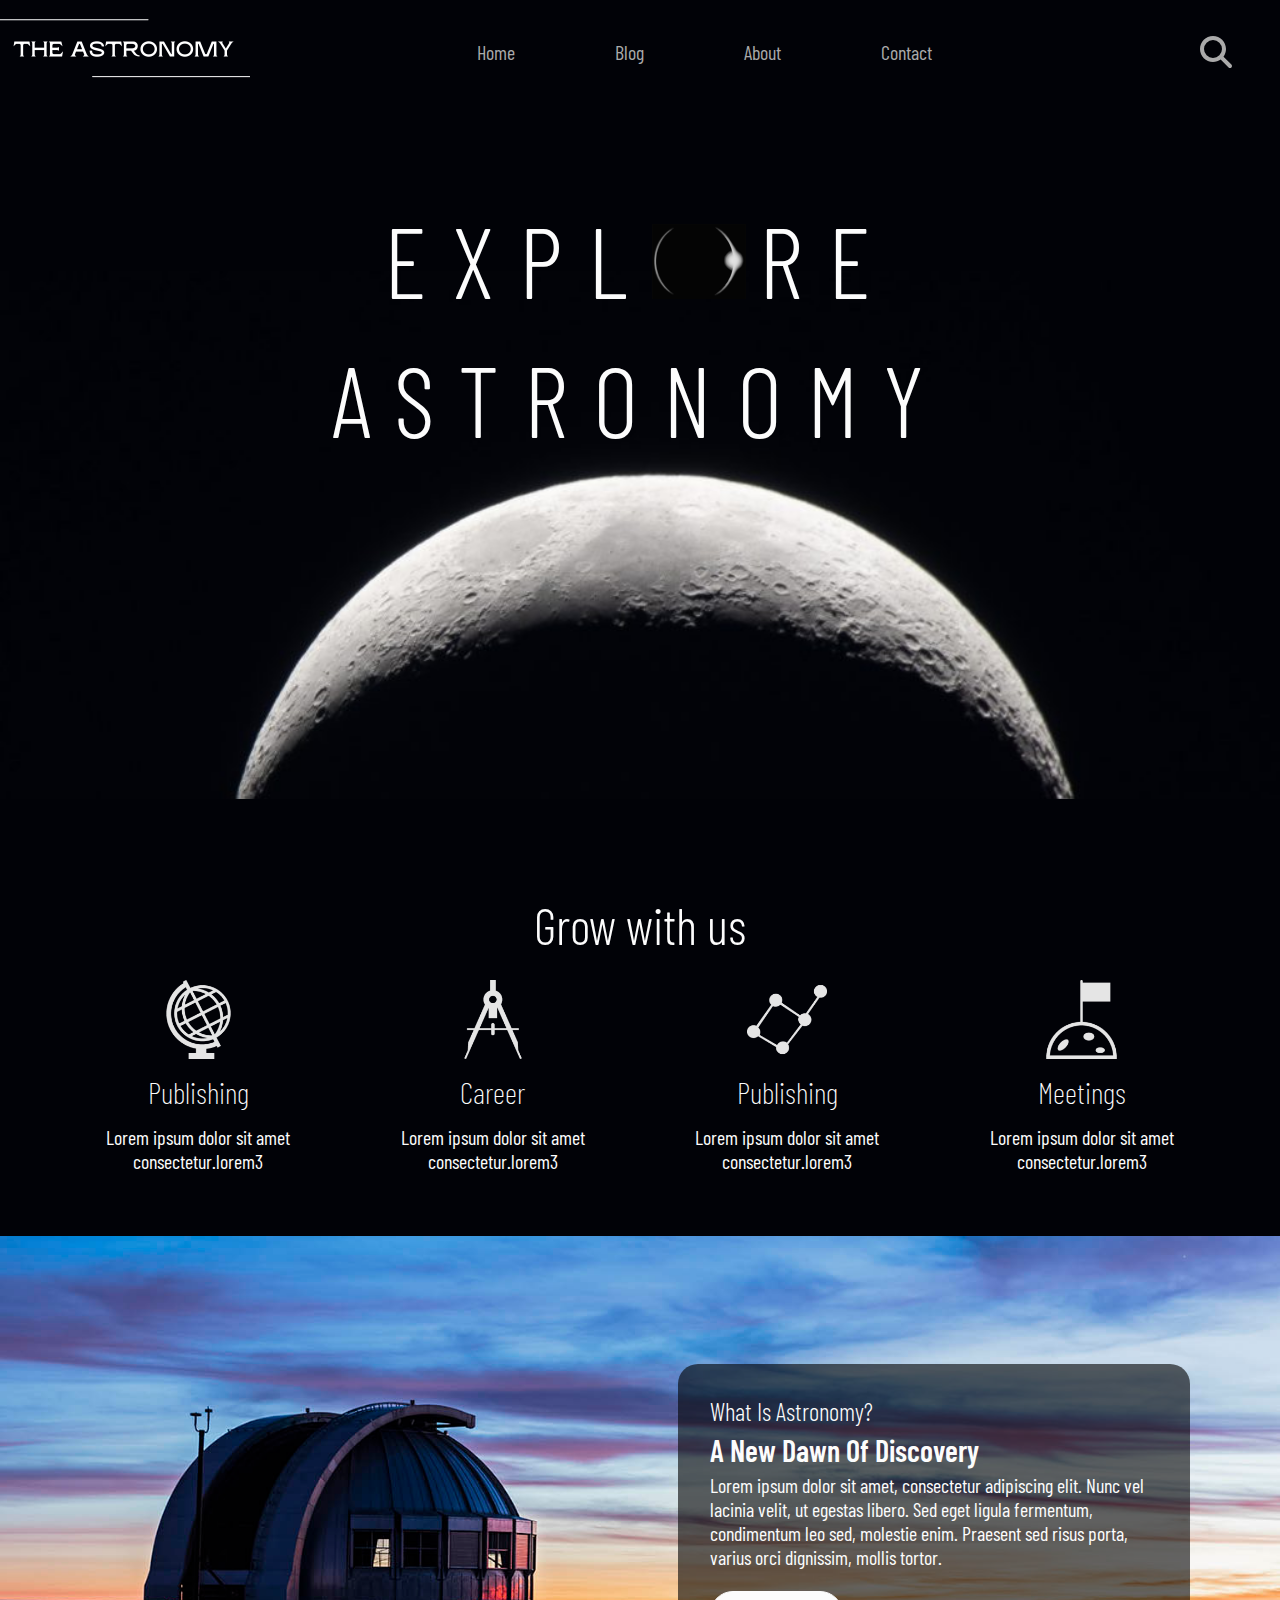
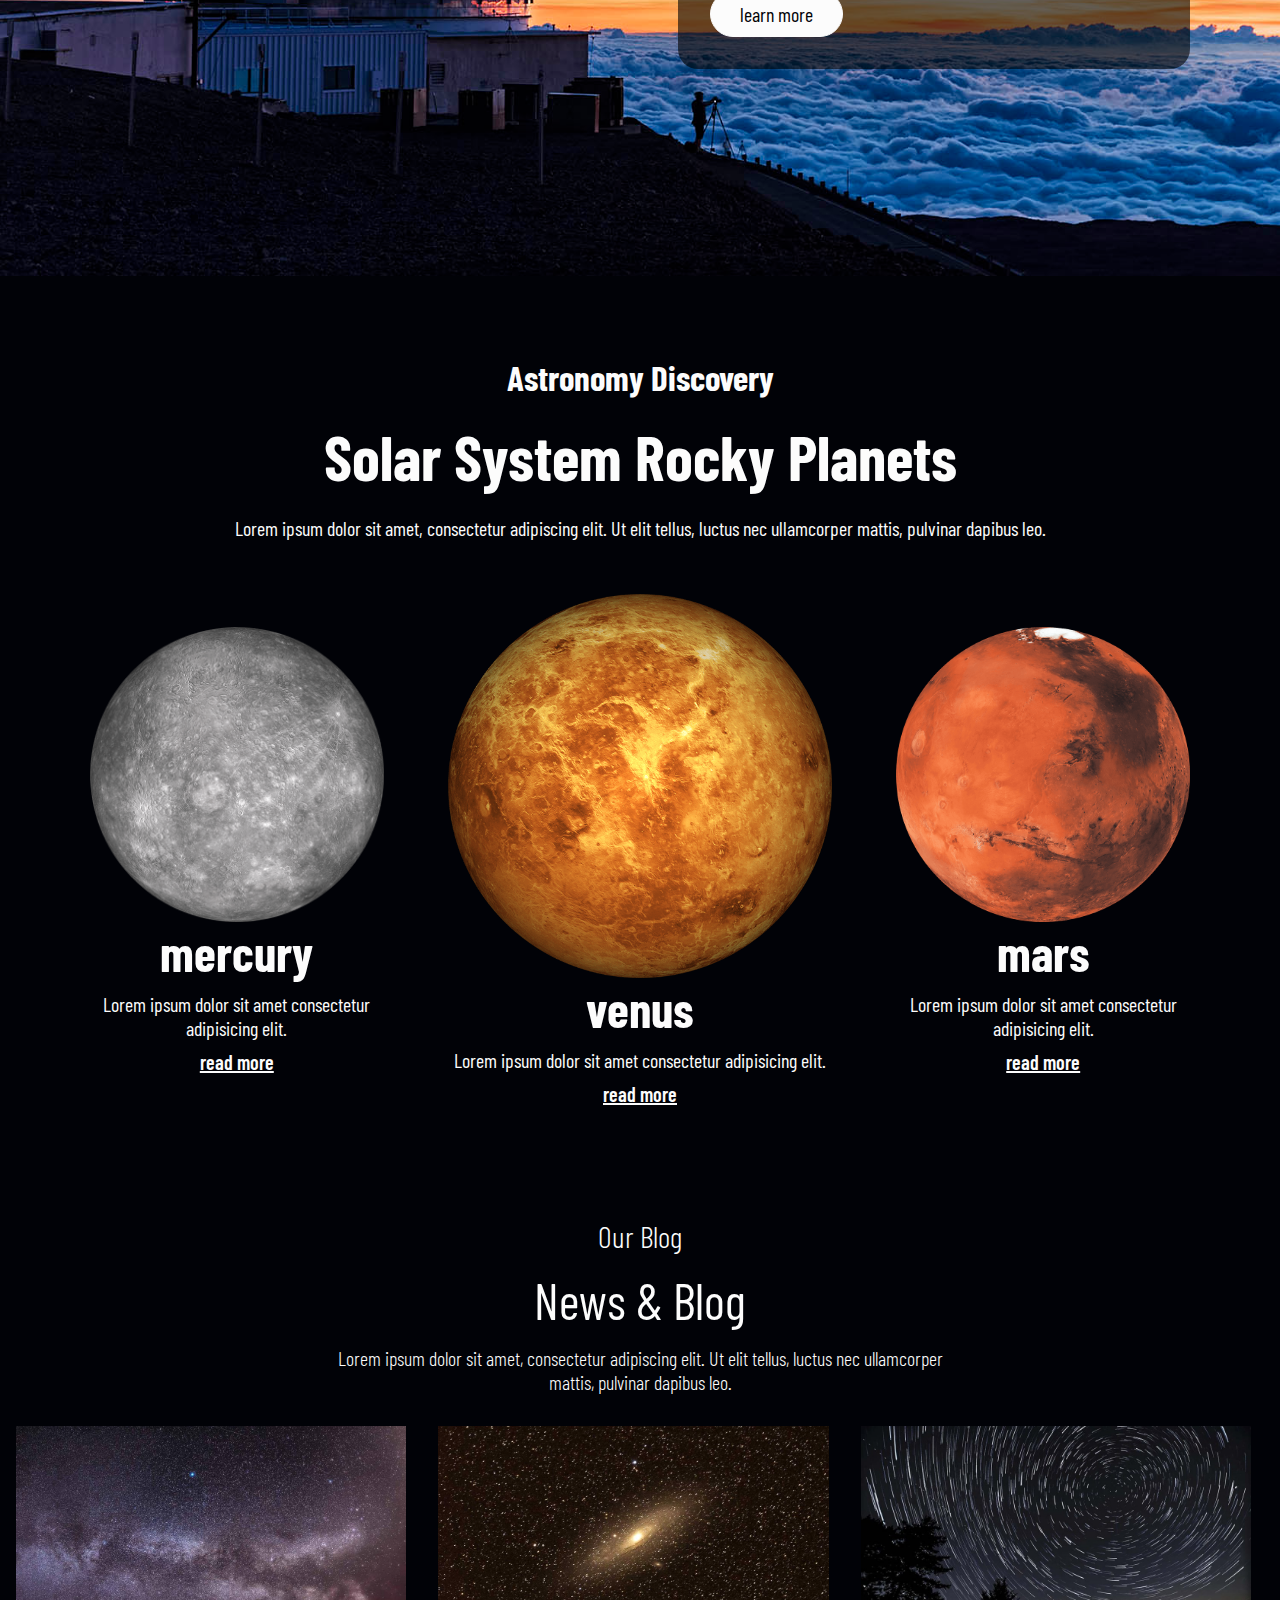
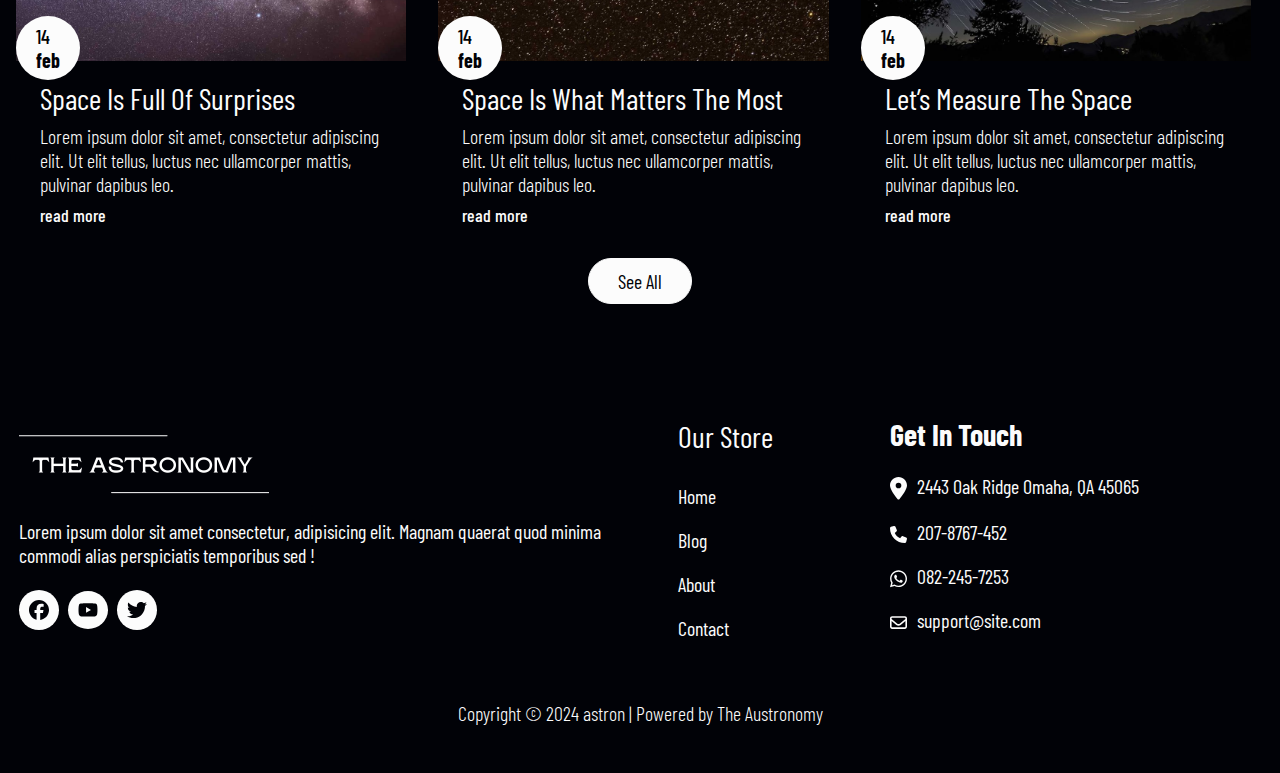
<file: index.html>
<!DOCTYPE html>
<html lang="en">
  <head>
    <meta charset="UTF-8" />
    <meta name="viewport" content="width=device-width, initial-scale=1.0" />
    <link
      rel="shortcut icon"
      href="./images/favicon.jpeg"
      type="image/x-icon"
    />

    <link rel="stylesheet" href="./style.css" />
    <link rel="stylesheet" href="./media.css" />
    <title>The AUSTRONOMY</title>
  </head>
  <body onload="document.body.style.opacity='1'">
    <!-- navbar -->

    <nav id="desktopNav">
      <div class="container">
        <div class="flex justify-center align-center">
          <div class="logo">
            <img src="./images/the austronomy.png" alt="" srcset="" />
          </div>
          <ul class="flex justify-center">
            <li><a href="./index.html">Home</a></li>
            <li><a href="./blog.html">Blog</a></li>
            <li><a href="./about.html">About</a></li>
            <li><a href="./contact.html">Contact</a></li>
          </ul>
          <div class="cart flex justify-center">
            <svg xmlns="http://www.w3.org/2000/svg" viewBox="0 0 512 512">
              <path
                d="M416 208c0 45.9-14.9 88.3-40 122.7L502.6 457.4c12.5 12.5 12.5 32.8 0 45.3s-32.8 12.5-45.3 0L330.7 376c-34.4 25.2-76.8 40-122.7 40C93.1 416 0 322.9 0 208S93.1 0 208 0S416 93.1 416 208zM208 352a144 144 0 1 0 0-288 144 144 0 1 0 0 288z"
              />
            </svg>
          </div>
        </div>
      </div>
    </nav>

    <!-- mobile version -->

    <nav id="mobileNav">
      <div class="container">
        <div class="flex justify-center align-center">
          <div class="mb-logo">
            <img src="./images/the austronomy.png" alt="" srcset="" />
          </div>
          <ul class="flex justify-center mb-menu">
            <li><a href="./index.html">Home</a></li>
            <li><a href="./blog.html">Blog</a></li>
            <li><a href="./about.html">About</a></li>
            <li><a href="./contact.html">Contact</a></li>
          </ul>
        </div>
      </div>
    </nav>

    <header>
      <div class="container">
        <div class="earth-banner">
          <div class="hero-content">
            <div class="img-text">
              EXPL<img src="./images/heading image.jpg" alt="" srcset="" />RE
            </div>
            <br />
            <h1 class="img-text">ASTRONOMY</h1>
          </div>
        </div>
      </div>
    </header>

    <!-- hero section -->

    <!-- Grow section -->

    <section class="container">
      <h1 class="grow-head">Grow with us</h1>
      <div class="grow-content flex justify-center align-center">
        <div class="c-1-4 flex justify-center align-center">
          <img src="./images/grow-content.png" alt="" srcset="" />
          <h5>Publishing</h5>
          <p>Lorem ipsum dolor sit amet consectetur.lorem3</p>
        </div>
        <div class="c-1-4 flex justify-center align-center">
          <img src="./images/grow-2.png" alt="" srcset="" />
          <h5>Career</h5>
          <p>Lorem ipsum dolor sit amet consectetur.lorem3</p>
        </div>
        <div class="c-1-4 flex justify-center align-center">
          <img src="./images/grow-3.png" alt="" srcset="" />
          <h5>Publishing</h5>
          <p>Lorem ipsum dolor sit amet consectetur.lorem3</p>
        </div>
        <div class="c-1-4 flex justify-center align-center">
          <img src="./images/grow-4.png" alt="" srcset="" />
          <h5>Meetings</h5>
          <p>Lorem ipsum dolor sit amet consectetur.lorem3</p>
        </div>
      </div>
    </section>

    <!-- Grow section -->
    <!-- feature secction 1 -->
    <section>
      <div class="container">
        <div class="fs-1-bg-img">
          <div class="fs-1-content">
            <h6>What Is Astronomy?</h6>
            <h4>A New Dawn Of Discovery</h4>
            <p>
              Lorem ipsum dolor sit amet, consectetur adipiscing elit. Nunc vel
              lacinia velit, ut egestas libero. Sed eget ligula fermentum,
              condimentum leo sed, molestie enim. Praesent sed risus porta,
              varius orci dignissim, mollis tortor.
            </p>
            <a href="./singlepa.html" class="btn">learn more</a>
          </div>
        </div>
      </div>
    </section>
    <!-- feature secction 1 -->

    <!-- feature secction 2 -->

    <section class="fs-2">
      <div class="container">
        <h5>Astronomy Discovery</h5>
        <h4>Solar System Rocky Planets</h4>
        <p>
          Lorem ipsum dolor sit amet, consectetur adipiscing elit. Ut elit
          tellus, luctus nec ullamcorper mattis, pulvinar dapibus leo.
        </p>
        <div class="fs-2-col-sec flex justify-center align-center">
          <div class="fs-2-col-1 flex justify-center align-center">
            <img src="./images/mercury-1.png" alt="" />
            <h4>mercury</h4>
            <p>Lorem ipsum dolor sit amet consectetur adipisicing elit.</p>
            <a href="">read more</a>
          </div>
          <div class="fs-2-col-3 flex justify-center align-center">
            <img src="./images/venus-2.png" alt="" />
            <h4>venus</h4>
            <p>Lorem ipsum dolor sit amet consectetur adipisicing elit.</p>
            <a href="">read more</a>
          </div>
          <div class="fs-2-col-1 flex justify-center align-center">
            <img src="./images/mars.png" alt="" />
            <h4>mars</h4>
            <p>Lorem ipsum dolor sit amet consectetur adipisicing elit.</p>
            <a href="">read more</a>
          </div>
        </div>
      </div>
    </section>

    <!-- feature secction 2 -->
    <!-- Blog -->
    <section class="blog-section">
      <div class="container">
        <div class="top-content">
          <h4>Our Blog</h4>
          <h3>News & Blog</h3>
          <p>
            Lorem ipsum dolor sit amet, consectetur adipiscing elit. Ut elit
            tellus, luctus nec ullamcorper mattis, pulvinar dapibus leo.
          </p>
        </div>
        <div class="blogs flex">
          <div class="blog-1-3">
            <div class="blog-img">
              <a href="./singlepa.html">
                <img src="./images/austronaut 7.jpg" alt="" srcset="" />
              </a>
              <div class="blog-date">
                <h5><span>14</span><br />feb</h5>
              </div>
            </div>
            <div class="blog-content">
              <h4>Space Is Full Of Surprises</h4>
              <p>
                Lorem ipsum dolor sit amet, consectetur adipiscing elit. Ut elit
                tellus, luctus nec ullamcorper mattis, pulvinar dapibus leo.
              </p>
              <a href="./singlepa.html">read more</a>
            </div>
          </div>
          <div class="blog-1-3">
            <div class="blog-img">
              <a href="./singlepa.html">
                <img src="./images/austronaut 8.jpg" alt="" srcset="" />
              </a>
              <div class="blog-date">
                <h5><span>14</span><br />feb</h5>
              </div>
            </div>
            <div class="blog-content">
              <h4>Space Is What Matters The Most</h4>
              <p>
                Lorem ipsum dolor sit amet, consectetur adipiscing elit. Ut elit
                tellus, luctus nec ullamcorper mattis, pulvinar dapibus leo.
              </p>
              <a href="./singlepa.html">read more</a>
            </div>
          </div>
          <div class="blog-1-3">
            <div class="blog-img">
              <a href="./singlepa.html">
                <img src="./images/austronaut 9.jpg" alt="" srcset="" />
              </a>
              <div class="blog-date">
                <h5><span>14</span><br />feb</h5>
              </div>
            </div>
            <div class="blog-content">
              <h4>Let’s Measure The Space</h4>
              <p>
                Lorem ipsum dolor sit amet, consectetur adipiscing elit. Ut elit
                tellus, luctus nec ullamcorper mattis, pulvinar dapibus leo.
              </p>
              <a href="./singlepa.html">read more</a>
            </div>
          </div>
        </div>
        <div class="flex justify-center align-center">
          <a href="./blog.html" class="btn">See All</a>
        </div>
      </div>
    </section>
    <!-- Blog -->

    <!--footer  -->
    <footer>
      <div class="container">
        <div class="footer-content flex">
          <div class="c-2-5">
            <img src="./images/the austronomy.png" alt="" srcset="" />
            <p>
              Lorem ipsum dolor sit amet consectetur, adipisicing elit. Magnam
              quaerat quod minima commodi alias perspiciatis temporibus sed !
            </p>
            <ul class="flex">
              <li>
                <a href="">
                  <svg xmlns="http://www.w3.org/2000/svg" viewBox="0 0 512 512">
                    <!--!Font Awesome Free 6.6.0 by @fontawesome - https://fontawesome.com License - https://fontawesome.com/license/free Copyright 2024 Fonticons, Inc.-->
                    <path
                      d="M512 256C512 114.6 397.4 0 256 0S0 114.6 0 256C0 376 82.7 476.8 194.2 504.5V334.2H141.4V256h52.8V222.3c0-87.1 39.4-127.5 125-127.5c16.2 0 44.2 3.2 55.7 6.4V172c-6-.6-16.5-1-29.6-1c-42 0-58.2 15.9-58.2 57.2V256h83.6l-14.4 78.2H287V510.1C413.8 494.8 512 386.9 512 256h0z"
                    />
                  </svg>
                </a>
              </li>
              <li>
                <a href="">
                  <svg xmlns="http://www.w3.org/2000/svg" viewBox="0 0 576 512">
                    <!--!Font Awesome Free 6.6.0 by @fontawesome - https://fontawesome.com License - https://fontawesome.com/license/free Copyright 2024 Fonticons, Inc.-->
                    <path
                      d="M549.7 124.1c-6.3-23.7-24.8-42.3-48.3-48.6C458.8 64 288 64 288 64S117.2 64 74.6 75.5c-23.5 6.3-42 24.9-48.3 48.6-11.4 42.9-11.4 132.3-11.4 132.3s0 89.4 11.4 132.3c6.3 23.7 24.8 41.5 48.3 47.8C117.2 448 288 448 288 448s170.8 0 213.4-11.5c23.5-6.3 42-24.2 48.3-47.8 11.4-42.9 11.4-132.3 11.4-132.3s0-89.4-11.4-132.3zm-317.5 213.5V175.2l142.7 81.2-142.7 81.2z"
                    />
                  </svg>
                </a>
              </li>
              <li>
                <a href="">
                  <svg xmlns="http://www.w3.org/2000/svg" viewBox="0 0 512 512">
                    <!--!Font Awesome Free 6.6.0 by @fontawesome - https://fontawesome.com License - https://fontawesome.com/license/free Copyright 2024 Fonticons, Inc.-->
                    <path
                      d="M459.4 151.7c.3 4.5 .3 9.1 .3 13.6 0 138.7-105.6 298.6-298.6 298.6-59.5 0-114.7-17.2-161.1-47.1 8.4 1 16.6 1.3 25.3 1.3 49.1 0 94.2-16.6 130.3-44.8-46.1-1-84.8-31.2-98.1-72.8 6.5 1 13 1.6 19.8 1.6 9.4 0 18.8-1.3 27.6-3.6-48.1-9.7-84.1-52-84.1-103v-1.3c14 7.8 30.2 12.7 47.4 13.3-28.3-18.8-46.8-51-46.8-87.4 0-19.5 5.2-37.4 14.3-53 51.7 63.7 129.3 105.3 216.4 109.8-1.6-7.8-2.6-15.9-2.6-24 0-57.8 46.8-104.9 104.9-104.9 30.2 0 57.5 12.7 76.7 33.1 23.7-4.5 46.5-13.3 66.6-25.3-7.8 24.4-24.4 44.8-46.1 57.8 21.1-2.3 41.6-8.1 60.4-16.2-14.3 20.8-32.2 39.3-52.6 54.3z"
                    />
                  </svg>
                </a>
              </li>
            </ul>
          </div>
          <div class="c-1-5">
            <h4>Our Store</h4>
            <ul class="flex justify-center">
              <li><a href="./index.html">Home</a></li>
              <li><a href="./blog.html">Blog</a></li>
              <li><a href="./about.html">About</a></li>
              <li><a href="./contact.html">Contact</a></li>
            </ul>
          </div>
          <div class="c-5-5">
            <h4>Get In Touch</h4>
            <ul class="flex justify-center">
              <li>
                <a href="">
                  <svg xmlns="http://www.w3.org/2000/svg" viewBox="0 0 384 512">
                    <!--!Font Awesome Free 6.6.0 by @fontawesome - https://fontawesome.com License - https://fontawesome.com/license/free Copyright 2024 Fonticons, Inc.-->
                    <path
                      d="M215.7 499.2C267 435 384 279.4 384 192C384 86 298 0 192 0S0 86 0 192c0 87.4 117 243 168.3 307.2c12.3 15.3 35.1 15.3 47.4 0zM192 128a64 64 0 1 1 0 128 64 64 0 1 1 0-128z"
                    />
                  </svg>
                  <p>2443 Oak Ridge Omaha, QA 45065</p>
                </a>
              </li>
              <li>
                <a href="">
                  <svg xmlns="http://www.w3.org/2000/svg" viewBox="0 0 512 512">
                    <!--!Font Awesome Free 6.6.0 by @fontawesome - https://fontawesome.com License - https://fontawesome.com/license/free Copyright 2024 Fonticons, Inc.-->
                    <path
                      d="M164.9 24.6c-7.7-18.6-28-28.5-47.4-23.2l-88 24C12.1 30.2 0 46 0 64C0 311.4 200.6 512 448 512c18 0 33.8-12.1 38.6-29.5l24-88c5.3-19.4-4.6-39.7-23.2-47.4l-96-40c-16.3-6.8-35.2-2.1-46.3 11.6L304.7 368C234.3 334.7 177.3 277.7 144 207.3L193.3 167c13.7-11.2 18.4-30 11.6-46.3l-40-96z"
                    />
                  </svg>
                  <p>207-8767-452</p>
                </a>
              </li>
              <li>
                <a href="">
                  <svg xmlns="http://www.w3.org/2000/svg" viewBox="0 0 448 512">
                    <!--!Font Awesome Free 6.6.0 by @fontawesome - https://fontawesome.com License - https://fontawesome.com/license/free Copyright 2024 Fonticons, Inc.-->
                    <path
                      d="M380.9 97.1C339 55.1 283.2 32 223.9 32c-122.4 0-222 99.6-222 222 0 39.1 10.2 77.3 29.6 111L0 480l117.7-30.9c32.4 17.7 68.9 27 106.1 27h.1c122.3 0 224.1-99.6 224.1-222 0-59.3-25.2-115-67.1-157zm-157 341.6c-33.2 0-65.7-8.9-94-25.7l-6.7-4-69.8 18.3L72 359.2l-4.4-7c-18.5-29.4-28.2-63.3-28.2-98.2 0-101.7 82.8-184.5 184.6-184.5 49.3 0 95.6 19.2 130.4 54.1 34.8 34.9 56.2 81.2 56.1 130.5 0 101.8-84.9 184.6-186.6 184.6zm101.2-138.2c-5.5-2.8-32.8-16.2-37.9-18-5.1-1.9-8.8-2.8-12.5 2.8-3.7 5.6-14.3 18-17.6 21.8-3.2 3.7-6.5 4.2-12 1.4-32.6-16.3-54-29.1-75.5-66-5.7-9.8 5.7-9.1 16.3-30.3 1.8-3.7 .9-6.9-.5-9.7-1.4-2.8-12.5-30.1-17.1-41.2-4.5-10.8-9.1-9.3-12.5-9.5-3.2-.2-6.9-.2-10.6-.2-3.7 0-9.7 1.4-14.8 6.9-5.1 5.6-19.4 19-19.4 46.3 0 27.3 19.9 53.7 22.6 57.4 2.8 3.7 39.1 59.7 94.8 83.8 35.2 15.2 49 16.5 66.6 13.9 10.7-1.6 32.8-13.4 37.4-26.4 4.6-13 4.6-24.1 3.2-26.4-1.3-2.5-5-3.9-10.5-6.6z"
                    />
                  </svg>
                  <p>082-245-7253</p>
                </a>
              </li>
              <li>
                <a href="">
                  <svg xmlns="http://www.w3.org/2000/svg" viewBox="0 0 512 512">
                    <!--!Font Awesome Free 6.6.0 by @fontawesome - https://fontawesome.com License - https://fontawesome.com/license/free Copyright 2024 Fonticons, Inc.-->
                    <path
                      d="M64 112c-8.8 0-16 7.2-16 16l0 22.1L220.5 291.7c20.7 17 50.4 17 71.1 0L464 150.1l0-22.1c0-8.8-7.2-16-16-16L64 112zM48 212.2L48 384c0 8.8 7.2 16 16 16l384 0c8.8 0 16-7.2 16-16l0-171.8L322 328.8c-38.4 31.5-93.7 31.5-132 0L48 212.2zM0 128C0 92.7 28.7 64 64 64l384 0c35.3 0 64 28.7 64 64l0 256c0 35.3-28.7 64-64 64L64 448c-35.3 0-64-28.7-64-64L0 128z"
                    />
                  </svg>
                  <p>support@site.com</p>
                </a>
              </li>
            </ul>
          </div>
        </div>
        <div class="copyright">
          <p>Copyright © 2024 astron | Powered by The Austronomy</p>
        </div>
      </div>
    </footer>
    <!--footer  -->
  </body>
</html>
</file>
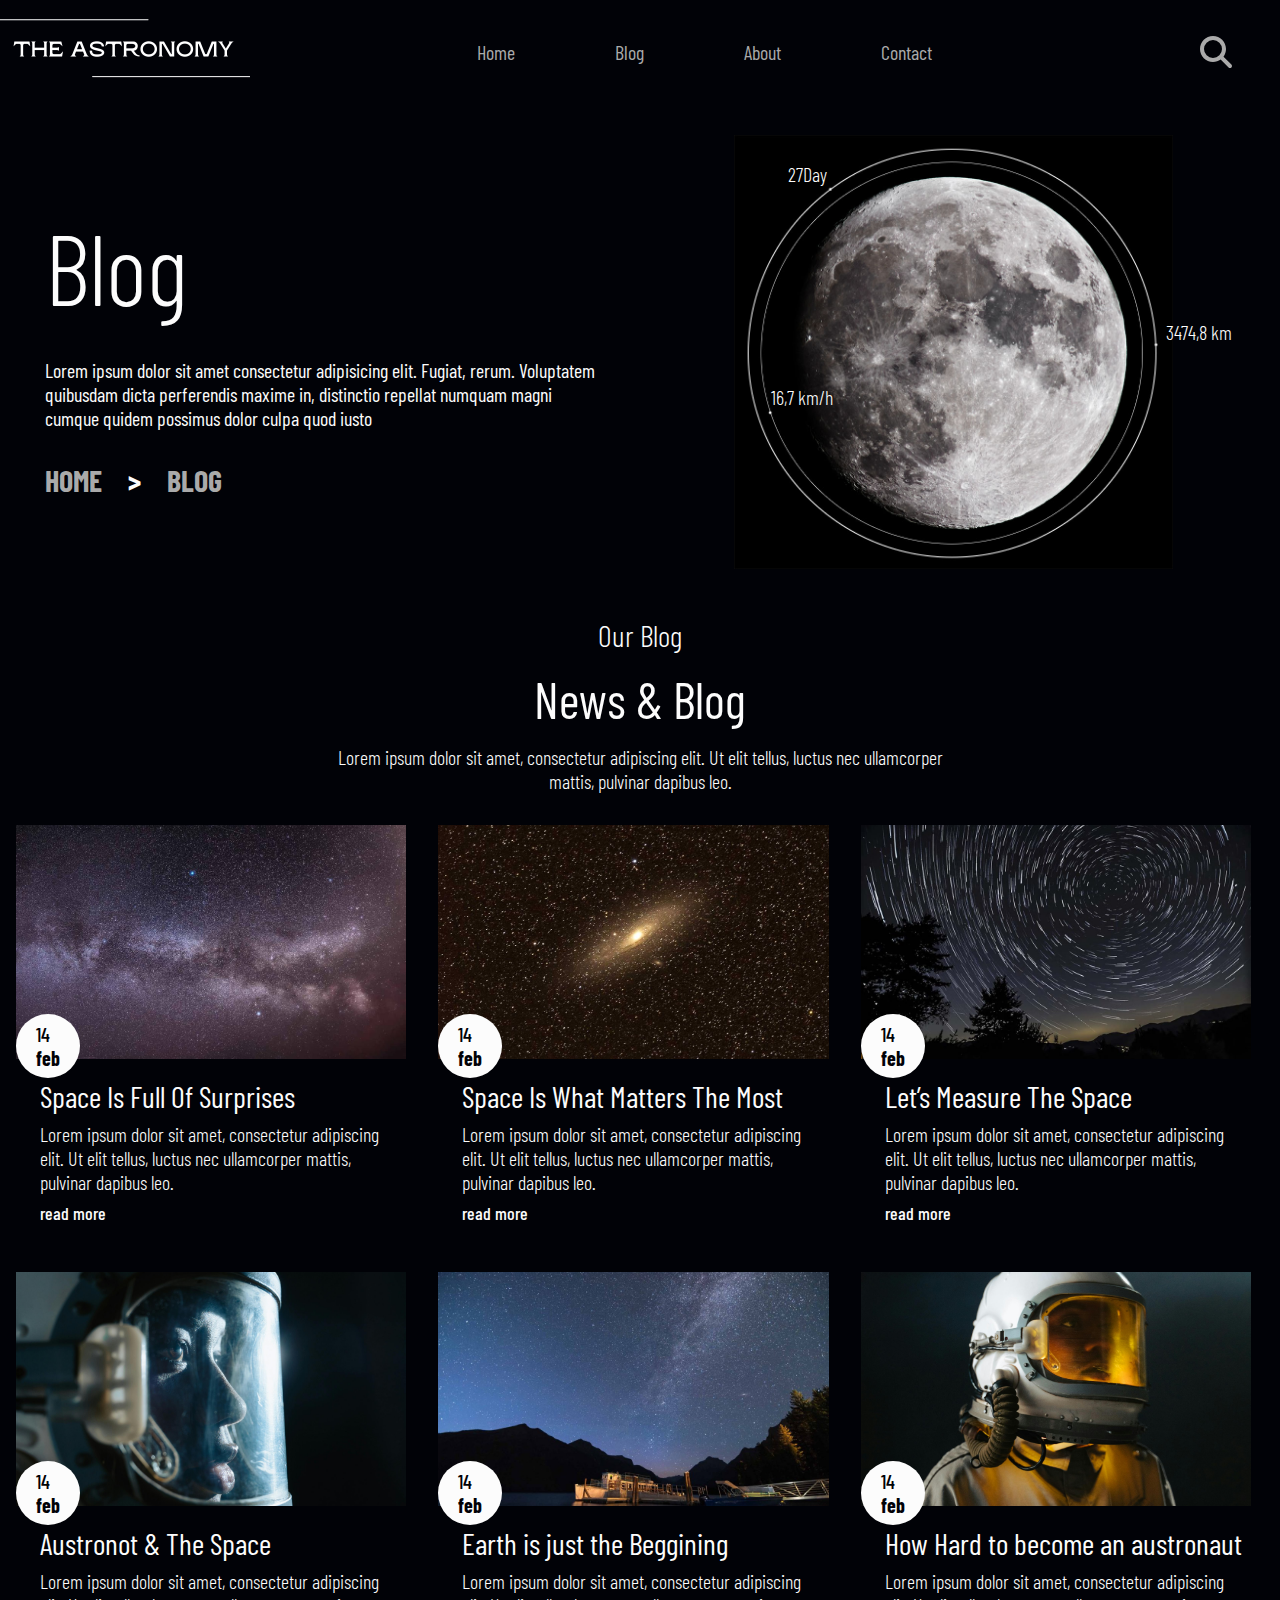
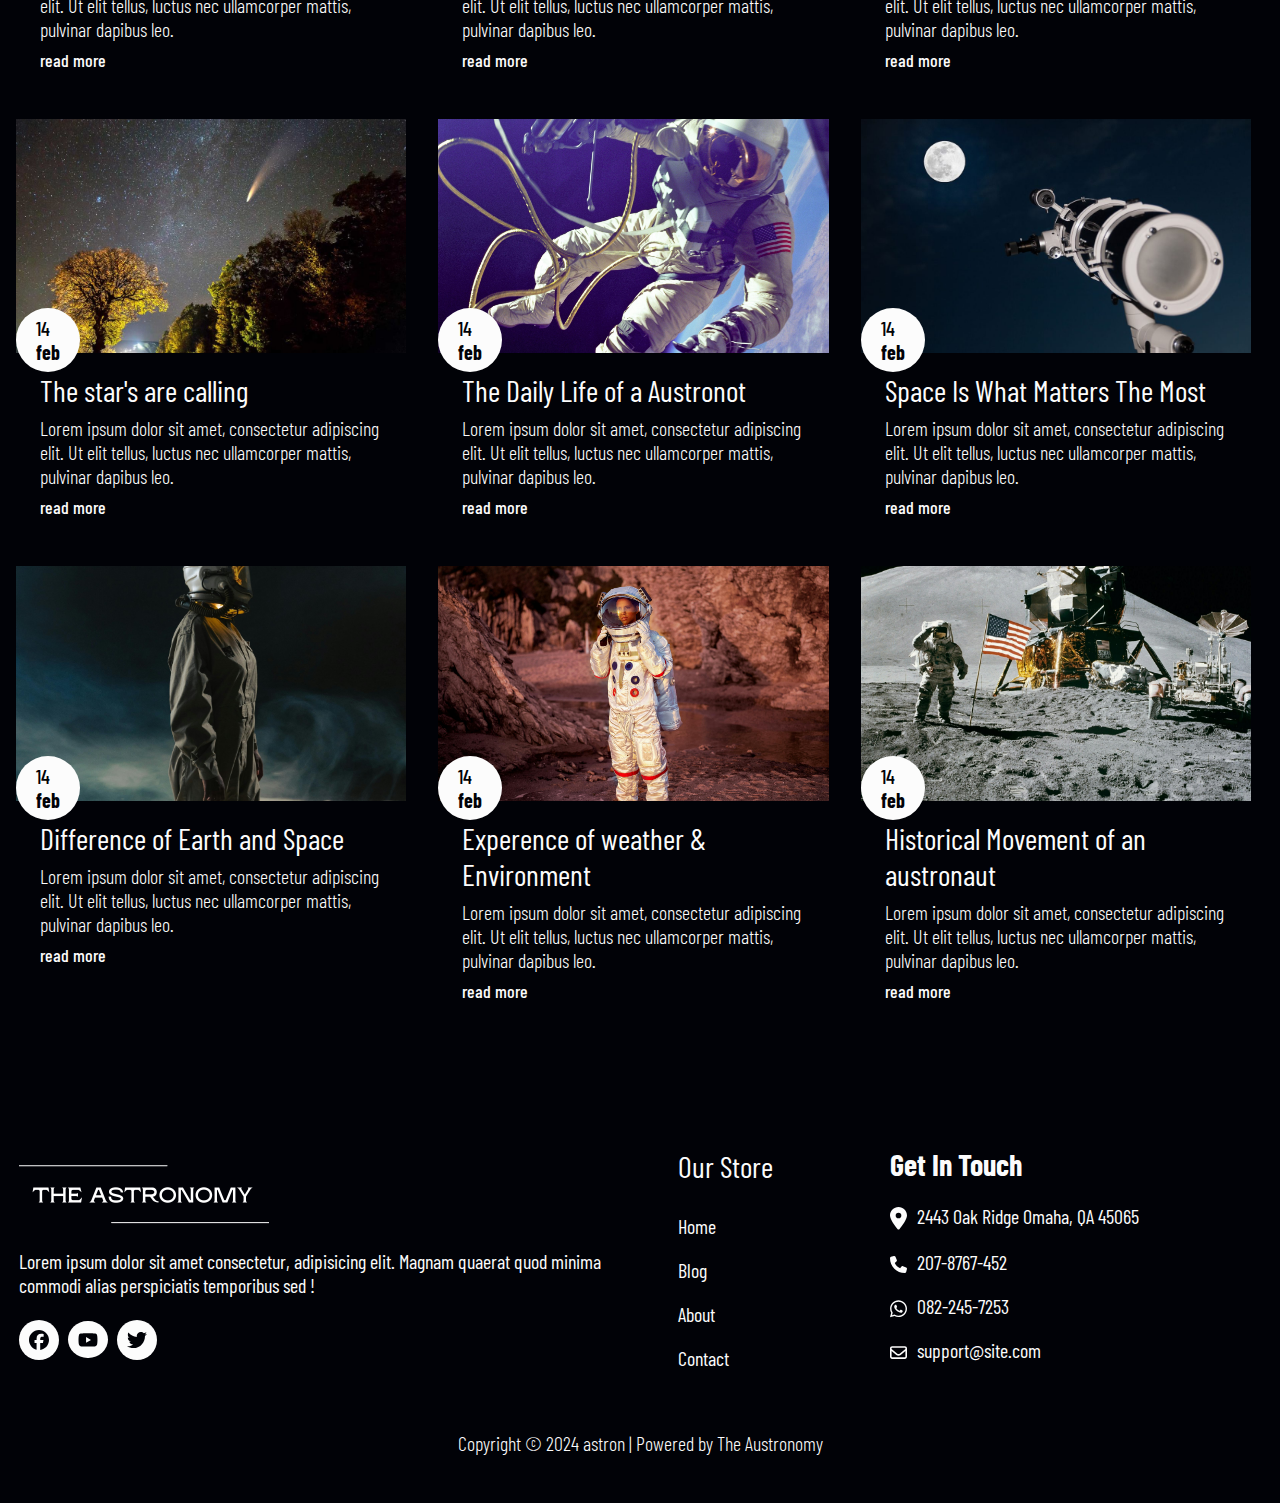
<file: blog.html>
<!DOCTYPE html>
<html lang="en">
  <head>
    <meta charset="UTF-8" />
    <meta name="viewport" content="width=device-width, initial-scale=1.0" />
    <link
      rel="shortcut icon"
      href="./images/favicon.jpeg"
      type="image/x-icon"
    />

    <link rel="stylesheet" href="./style.css" />
    <link rel="stylesheet" href="./media.css" />
    <title>The AUSTRONOMY</title>
  </head>
  <body onload="document.body.style.opacity='1'">
    <!-- navbar -->

    <nav id="desktopNav">
      <div class="container">
        <div class="flex justify-center align-center">
          <div class="logo">
            <img src="./images/the austronomy.png" alt="" srcset="" />
          </div>
          <ul class="flex justify-center">
            <li><a href="./index.html">Home</a></li>
            <li><a href="./blog.html">Blog</a></li>
            <li><a href="./about.html">About</a></li>
            <li><a href="./contact.html">Contact</a></li>
          </ul>
          <div class="cart flex justify-center">
            <svg xmlns="http://www.w3.org/2000/svg" viewBox="0 0 512 512">
              <path
                d="M416 208c0 45.9-14.9 88.3-40 122.7L502.6 457.4c12.5 12.5 12.5 32.8 0 45.3s-32.8 12.5-45.3 0L330.7 376c-34.4 25.2-76.8 40-122.7 40C93.1 416 0 322.9 0 208S93.1 0 208 0S416 93.1 416 208zM208 352a144 144 0 1 0 0-288 144 144 0 1 0 0 288z"
              />
            </svg>
          </div>
        </div>
      </div>
    </nav>

    <!-- mobile version -->

    <nav id="mobileNav">
      <div class="container">
        <div class="flex justify-center align-center">
          <div class="mb-logo">
            <img src="./images/the austronomy.png" alt="" srcset="" />
          </div>
          <ul class="flex justify-center mb-menu">
            <li><a href="./index.html">Home</a></li>
            <li><a href="./blog.html">Blog</a></li>
            <li><a href="./about.html">About</a></li>
            <li><a href="./contact.html">Contact</a></li>
          </ul>
        </div>
      </div>
    </nav>
    <!-- navbar -->

    <!-- blog header -->

    <div class="container">
      <div class="blog-page-container justify-center align-center flex">
        <div class="blog-page-content">
          <h2>Blog</h2>
          <p>
            Lorem ipsum dolor sit amet consectetur adipisicing elit. Fugiat,
            rerum. Voluptatem quibusdam dicta perferendis maxime in, distinctio
            repellat numquam magni cumque quidem possimus dolor culpa quod iusto
          </p>
          <h4><span>HOME</span> > <span>BLOG</span></h4>
        </div>
        <div class="blog-page-img justify-center align-center flex">
          <img src="./images/theMoon.jpg" alt="" srcset="" />
          <h6 class="fst-moment">27Day</h6>
          <h6 class="snd-moment">16,7 km/h</h6>
          <h6 class="thrd-moment">3474,8 km</h6>
        </div>
      </div>
    </div>

    <!-- blog header -->

    <!-- Blog -->
    <section class="blog-section">
      <div class="container">
        <div class="top-content">
          <h4>Our Blog</h4>
          <h3>News & Blog</h3>
          <p>
            Lorem ipsum dolor sit amet, consectetur adipiscing elit. Ut elit
            tellus, luctus nec ullamcorper mattis, pulvinar dapibus leo.
          </p>
        </div>
        <div class="blogs flex">
          <div class="blog-1-3">
            <div class="blog-img">
              <a href="./singlepa.html">
                <img src="./images/austronaut 7.jpg" alt="" srcset="" />
              </a>
              <div class="blog-date">
                <h5><span>14</span><br />feb</h5>
              </div>
            </div>
            <div class="blog-content">
              <h4>Space Is Full Of Surprises</h4>
              <p>
                Lorem ipsum dolor sit amet, consectetur adipiscing elit. Ut elit
                tellus, luctus nec ullamcorper mattis, pulvinar dapibus leo.
              </p>
              <a href="./singlepa.html">read more</a>
            </div>
          </div>
          <div class="blog-1-3">
            <div class="blog-img">
              <a href="./singlepa.html">
                <img src="./images/austronaut 8.jpg" alt="" srcset="" />
              </a>
              <div class="blog-date">
                <h5><span>14</span><br />feb</h5>
              </div>
            </div>
            <div class="blog-content">
              <h4>Space Is What Matters The Most</h4>
              <p>
                Lorem ipsum dolor sit amet, consectetur adipiscing elit. Ut elit
                tellus, luctus nec ullamcorper mattis, pulvinar dapibus leo.
              </p>
              <a href="./singlepa.html">read more</a>
            </div>
          </div>
          <div class="blog-1-3">
            <div class="blog-img">
              <a href="./singlepa.html">
                <img src="./images/austronaut 9.jpg" alt="" srcset="" />
              </a>
              <div class="blog-date">
                <h5><span>14</span><br />feb</h5>
              </div>
            </div>
            <div class="blog-content">
              <h4>Let’s Measure The Space</h4>
              <p>
                Lorem ipsum dolor sit amet, consectetur adipiscing elit. Ut elit
                tellus, luctus nec ullamcorper mattis, pulvinar dapibus leo.
              </p>
              <a href="./singlepa.html">read more</a>
            </div>
          </div>
          <div class="blog-1-3">
            <div class="blog-img">
              <a href="./singlepa.html">
                <img src="./images/austronaut 1.jpg" alt="" srcset="" />
              </a>
              <div class="blog-date">
                <h5><span>14</span><br />feb</h5>
              </div>
            </div>
            <div class="blog-content">
              <h4>Austronot & The Space</h4>
              <p>
                Lorem ipsum dolor sit amet, consectetur adipiscing elit. Ut elit
                tellus, luctus nec ullamcorper mattis, pulvinar dapibus leo.
              </p>
              <a href="./singlepa.html">read more</a>
            </div>
          </div>
          <div class="blog-1-3">
            <div class="blog-img">
              <a href="./singlepa.html">
                <img src="./images/austronaut 10.jpg" alt="" srcset="" />
              </a>
              <div class="blog-date">
                <h5><span>14</span><br />feb</h5>
              </div>
            </div>
            <div class="blog-content">
              <h4>Earth is just the Beggining</h4>
              <p>
                Lorem ipsum dolor sit amet, consectetur adipiscing elit. Ut elit
                tellus, luctus nec ullamcorper mattis, pulvinar dapibus leo.
              </p>
              <a href="./singlepa.html">read more</a>
            </div>
          </div>
          <div class="blog-1-3">
            <div class="blog-img">
              <a href="./singlepa.html">
                <img src="./images/austronaut 2.jpg" alt="" srcset="" />
              </a>
              <div class="blog-date">
                <h5><span>14</span><br />feb</h5>
              </div>
            </div>
            <div class="blog-content">
              <h4>How Hard to become an austronaut</h4>
              <p>
                Lorem ipsum dolor sit amet, consectetur adipiscing elit. Ut elit
                tellus, luctus nec ullamcorper mattis, pulvinar dapibus leo.
              </p>
              <a href="./singlepa.html">read more</a>
            </div>
          </div>
          <div class="blog-1-3">
            <div class="blog-img">
              <a href="./singlepa.html">
                <img src="./images/austronaut 11.jpg" alt="" srcset="" />
              </a>
              <div class="blog-date">
                <h5><span>14</span><br />feb</h5>
              </div>
            </div>
            <div class="blog-content">
              <h4>The star's are calling</h4>
              <p>
                Lorem ipsum dolor sit amet, consectetur adipiscing elit. Ut elit
                tellus, luctus nec ullamcorper mattis, pulvinar dapibus leo.
              </p>
              <a href="./singlepa.html">read more</a>
            </div>
          </div>
          <div class="blog-1-3">
            <div class="blog-img">
              <a href="./singlepa.html">
                <img src="./images/austronaut 3.jpg" alt="" srcset="" />
              </a>
              <div class="blog-date">
                <h5><span>14</span><br />feb</h5>
              </div>
            </div>
            <div class="blog-content">
              <h4>The Daily Life of a Austronot</h4>
              <p>
                Lorem ipsum dolor sit amet, consectetur adipiscing elit. Ut elit
                tellus, luctus nec ullamcorper mattis, pulvinar dapibus leo.
              </p>
              <a href="./singlepa.html">read more</a>
            </div>
          </div>
          <div class="blog-1-3">
            <div class="blog-img">
              <a href="./singlepa.html">
                <img src="./images/austronaut12.jpg" alt="" srcset="" />
              </a>
              <div class="blog-date">
                <h5><span>14</span><br />feb</h5>
              </div>
            </div>
            <div class="blog-content">
              <h4>Space Is What Matters The Most</h4>
              <p>
                Lorem ipsum dolor sit amet, consectetur adipiscing elit. Ut elit
                tellus, luctus nec ullamcorper mattis, pulvinar dapibus leo.
              </p>
              <a href="./singlepa.html">read more</a>
            </div>
          </div>
          <div class="blog-1-3">
            <div class="blog-img">
              <a href="./singlepa.html">
                <img src="./images/austronaut 4.jpg" alt="" srcset="" />
              </a>
              <div class="blog-date">
                <h5><span>14</span><br />feb</h5>
              </div>
            </div>
            <div class="blog-content">
              <h4>Difference of Earth and Space</h4>
              <p>
                Lorem ipsum dolor sit amet, consectetur adipiscing elit. Ut elit
                tellus, luctus nec ullamcorper mattis, pulvinar dapibus leo.
              </p>
              <a href="./singlepa.html">read more</a>
            </div>
          </div>
          <div class="blog-1-3">
            <div class="blog-img">
              <a href="./singlepa.html">
                <img src="./images/austronaut 5.jpg" alt="" srcset="" />
              </a>
              <div class="blog-date">
                <h5><span>14</span><br />feb</h5>
              </div>
            </div>
            <div class="blog-content">
              <h4>Experence of weather & Environment</h4>
              <p>
                Lorem ipsum dolor sit amet, consectetur adipiscing elit. Ut elit
                tellus, luctus nec ullamcorper mattis, pulvinar dapibus leo.
              </p>
              <a href="./singlepa.html">read more</a>
            </div>
          </div>
          <div class="blog-1-3">
            <div class="blog-img">
              <a href="./singlepa.html">
                <img src="./images/austronaut 6.jpg" alt="" srcset="" />
              </a>
              <div class="blog-date">
                <h5><span>14</span><br />feb</h5>
              </div>
            </div>
            <div class="blog-content">
              <h4>Historical Movement of an austronaut</h4>
              <p>
                Lorem ipsum dolor sit amet, consectetur adipiscing elit. Ut elit
                tellus, luctus nec ullamcorper mattis, pulvinar dapibus leo.
              </p>
              <a href="./singlepa.html">read more</a>
            </div>
          </div>
        </div>
      </div>
    </section>
    <!-- Blog -->

    <!--footer  -->
    <footer>
      <div class="container">
        <div class="footer-content flex">
          <div class="c-2-5">
            <img src="./images/the austronomy.png" alt="" srcset="" />
            <p>
              Lorem ipsum dolor sit amet consectetur, adipisicing elit. Magnam
              quaerat quod minima commodi alias perspiciatis temporibus sed !
            </p>
            <ul class="flex">
              <li>
                <a href="">
                  <svg xmlns="http://www.w3.org/2000/svg" viewBox="0 0 512 512">
                    <!--!Font Awesome Free 6.6.0 by @fontawesome - https://fontawesome.com License - https://fontawesome.com/license/free Copyright 2024 Fonticons, Inc.-->
                    <path
                      d="M512 256C512 114.6 397.4 0 256 0S0 114.6 0 256C0 376 82.7 476.8 194.2 504.5V334.2H141.4V256h52.8V222.3c0-87.1 39.4-127.5 125-127.5c16.2 0 44.2 3.2 55.7 6.4V172c-6-.6-16.5-1-29.6-1c-42 0-58.2 15.9-58.2 57.2V256h83.6l-14.4 78.2H287V510.1C413.8 494.8 512 386.9 512 256h0z"
                    />
                  </svg>
                </a>
              </li>
              <li>
                <a href="">
                  <svg xmlns="http://www.w3.org/2000/svg" viewBox="0 0 576 512">
                    <!--!Font Awesome Free 6.6.0 by @fontawesome - https://fontawesome.com License - https://fontawesome.com/license/free Copyright 2024 Fonticons, Inc.-->
                    <path
                      d="M549.7 124.1c-6.3-23.7-24.8-42.3-48.3-48.6C458.8 64 288 64 288 64S117.2 64 74.6 75.5c-23.5 6.3-42 24.9-48.3 48.6-11.4 42.9-11.4 132.3-11.4 132.3s0 89.4 11.4 132.3c6.3 23.7 24.8 41.5 48.3 47.8C117.2 448 288 448 288 448s170.8 0 213.4-11.5c23.5-6.3 42-24.2 48.3-47.8 11.4-42.9 11.4-132.3 11.4-132.3s0-89.4-11.4-132.3zm-317.5 213.5V175.2l142.7 81.2-142.7 81.2z"
                    />
                  </svg>
                </a>
              </li>
              <li>
                <a href="">
                  <svg xmlns="http://www.w3.org/2000/svg" viewBox="0 0 512 512">
                    <!--!Font Awesome Free 6.6.0 by @fontawesome - https://fontawesome.com License - https://fontawesome.com/license/free Copyright 2024 Fonticons, Inc.-->
                    <path
                      d="M459.4 151.7c.3 4.5 .3 9.1 .3 13.6 0 138.7-105.6 298.6-298.6 298.6-59.5 0-114.7-17.2-161.1-47.1 8.4 1 16.6 1.3 25.3 1.3 49.1 0 94.2-16.6 130.3-44.8-46.1-1-84.8-31.2-98.1-72.8 6.5 1 13 1.6 19.8 1.6 9.4 0 18.8-1.3 27.6-3.6-48.1-9.7-84.1-52-84.1-103v-1.3c14 7.8 30.2 12.7 47.4 13.3-28.3-18.8-46.8-51-46.8-87.4 0-19.5 5.2-37.4 14.3-53 51.7 63.7 129.3 105.3 216.4 109.8-1.6-7.8-2.6-15.9-2.6-24 0-57.8 46.8-104.9 104.9-104.9 30.2 0 57.5 12.7 76.7 33.1 23.7-4.5 46.5-13.3 66.6-25.3-7.8 24.4-24.4 44.8-46.1 57.8 21.1-2.3 41.6-8.1 60.4-16.2-14.3 20.8-32.2 39.3-52.6 54.3z"
                    />
                  </svg>
                </a>
              </li>
            </ul>
          </div>
          <div class="c-1-5">
            <h4>Our Store</h4>
            <ul class="flex justify-center">
              <li><a href="./index.html">Home</a></li>
              <li><a href="./blog.html">Blog</a></li>
              <li><a href="./about.html">About</a></li>
              <li><a href="./contact.html">Contact</a></li>
            </ul>
          </div>
          <div class="c-5-5">
            <h4>Get In Touch</h4>
            <ul class="flex justify-center">
              <li>
                <a href="">
                  <svg xmlns="http://www.w3.org/2000/svg" viewBox="0 0 384 512">
                    <!--!Font Awesome Free 6.6.0 by @fontawesome - https://fontawesome.com License - https://fontawesome.com/license/free Copyright 2024 Fonticons, Inc.-->
                    <path
                      d="M215.7 499.2C267 435 384 279.4 384 192C384 86 298 0 192 0S0 86 0 192c0 87.4 117 243 168.3 307.2c12.3 15.3 35.1 15.3 47.4 0zM192 128a64 64 0 1 1 0 128 64 64 0 1 1 0-128z"
                    />
                  </svg>
                  <p>2443 Oak Ridge Omaha, QA 45065</p>
                </a>
              </li>
              <li>
                <a href="">
                  <svg xmlns="http://www.w3.org/2000/svg" viewBox="0 0 512 512">
                    <!--!Font Awesome Free 6.6.0 by @fontawesome - https://fontawesome.com License - https://fontawesome.com/license/free Copyright 2024 Fonticons, Inc.-->
                    <path
                      d="M164.9 24.6c-7.7-18.6-28-28.5-47.4-23.2l-88 24C12.1 30.2 0 46 0 64C0 311.4 200.6 512 448 512c18 0 33.8-12.1 38.6-29.5l24-88c5.3-19.4-4.6-39.7-23.2-47.4l-96-40c-16.3-6.8-35.2-2.1-46.3 11.6L304.7 368C234.3 334.7 177.3 277.7 144 207.3L193.3 167c13.7-11.2 18.4-30 11.6-46.3l-40-96z"
                    />
                  </svg>
                  <p>207-8767-452</p>
                </a>
              </li>
              <li>
                <a href="">
                  <svg xmlns="http://www.w3.org/2000/svg" viewBox="0 0 448 512">
                    <!--!Font Awesome Free 6.6.0 by @fontawesome - https://fontawesome.com License - https://fontawesome.com/license/free Copyright 2024 Fonticons, Inc.-->
                    <path
                      d="M380.9 97.1C339 55.1 283.2 32 223.9 32c-122.4 0-222 99.6-222 222 0 39.1 10.2 77.3 29.6 111L0 480l117.7-30.9c32.4 17.7 68.9 27 106.1 27h.1c122.3 0 224.1-99.6 224.1-222 0-59.3-25.2-115-67.1-157zm-157 341.6c-33.2 0-65.7-8.9-94-25.7l-6.7-4-69.8 18.3L72 359.2l-4.4-7c-18.5-29.4-28.2-63.3-28.2-98.2 0-101.7 82.8-184.5 184.6-184.5 49.3 0 95.6 19.2 130.4 54.1 34.8 34.9 56.2 81.2 56.1 130.5 0 101.8-84.9 184.6-186.6 184.6zm101.2-138.2c-5.5-2.8-32.8-16.2-37.9-18-5.1-1.9-8.8-2.8-12.5 2.8-3.7 5.6-14.3 18-17.6 21.8-3.2 3.7-6.5 4.2-12 1.4-32.6-16.3-54-29.1-75.5-66-5.7-9.8 5.7-9.1 16.3-30.3 1.8-3.7 .9-6.9-.5-9.7-1.4-2.8-12.5-30.1-17.1-41.2-4.5-10.8-9.1-9.3-12.5-9.5-3.2-.2-6.9-.2-10.6-.2-3.7 0-9.7 1.4-14.8 6.9-5.1 5.6-19.4 19-19.4 46.3 0 27.3 19.9 53.7 22.6 57.4 2.8 3.7 39.1 59.7 94.8 83.8 35.2 15.2 49 16.5 66.6 13.9 10.7-1.6 32.8-13.4 37.4-26.4 4.6-13 4.6-24.1 3.2-26.4-1.3-2.5-5-3.9-10.5-6.6z"
                    />
                  </svg>
                  <p>082-245-7253</p>
                </a>
              </li>
              <li>
                <a href="">
                  <svg xmlns="http://www.w3.org/2000/svg" viewBox="0 0 512 512">
                    <!--!Font Awesome Free 6.6.0 by @fontawesome - https://fontawesome.com License - https://fontawesome.com/license/free Copyright 2024 Fonticons, Inc.-->
                    <path
                      d="M64 112c-8.8 0-16 7.2-16 16l0 22.1L220.5 291.7c20.7 17 50.4 17 71.1 0L464 150.1l0-22.1c0-8.8-7.2-16-16-16L64 112zM48 212.2L48 384c0 8.8 7.2 16 16 16l384 0c8.8 0 16-7.2 16-16l0-171.8L322 328.8c-38.4 31.5-93.7 31.5-132 0L48 212.2zM0 128C0 92.7 28.7 64 64 64l384 0c35.3 0 64 28.7 64 64l0 256c0 35.3-28.7 64-64 64L64 448c-35.3 0-64-28.7-64-64L0 128z"
                    />
                  </svg>
                  <p>support@site.com</p>
                </a>
              </li>
            </ul>
          </div>
        </div>
        <div class="copyright">
          <p>Copyright © 2024 astron | Powered by The Austronomy</p>
        </div>
      </div>
    </footer>
    <!--footer  -->
  </body>
</html>
</file>
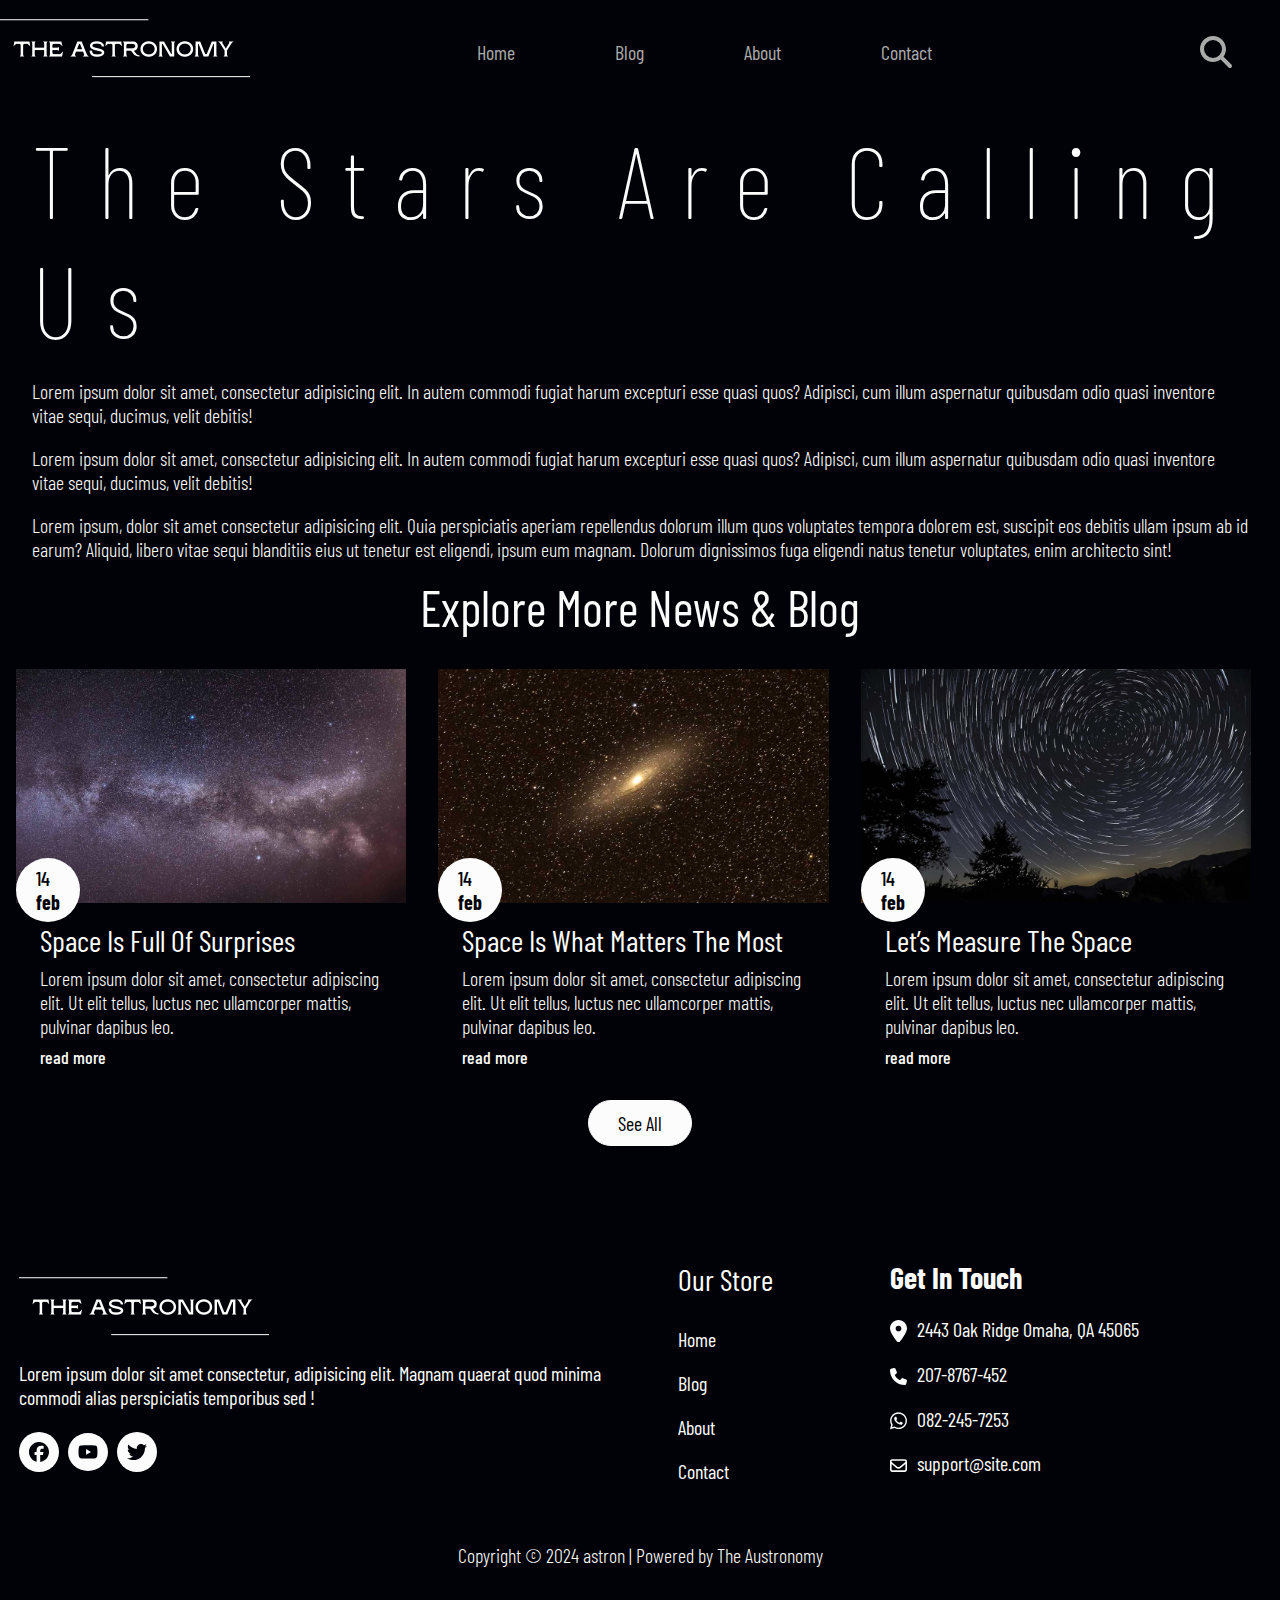
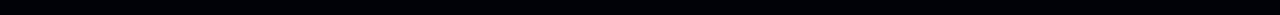
<file: singlepa.html>
<!DOCTYPE html>
<html lang="en">
  <head>
    <meta charset="UTF-8" />
    <meta name="viewport" content="width=device-width, initial-scale=1.0" />
    <link
      rel="shortcut icon"
      href="./images/favicon.jpeg"
      type="image/x-icon"
    />
    <link
      rel="shortcut icon"
      href="./images/the austronomy.png"
      type="image/x-icon"
    />
    <link rel="stylesheet" href="./style.css" />
    <link rel="stylesheet" href="./media.css" />
    <title>The AUSTRONOMY</title>
  </head>
  <body onload="document.body.style.opacity='1'">
    <!-- navbar -->

    <nav id="desktopNav">
      <div class="container">
        <div class="flex justify-center align-center">
          <div class="logo">
            <img src="./images/the austronomy.png" alt="" srcset="" />
          </div>
          <ul class="flex justify-center">
            <li><a href="./index.html">Home</a></li>
            <li><a href="./blog.html">Blog</a></li>
            <li><a href="./about.html">About</a></li>
            <li><a href="./contact.html">Contact</a></li>
          </ul>
          <div class="cart flex justify-center">
            <svg xmlns="http://www.w3.org/2000/svg" viewBox="0 0 512 512">
              <path
                d="M416 208c0 45.9-14.9 88.3-40 122.7L502.6 457.4c12.5 12.5 12.5 32.8 0 45.3s-32.8 12.5-45.3 0L330.7 376c-34.4 25.2-76.8 40-122.7 40C93.1 416 0 322.9 0 208S93.1 0 208 0S416 93.1 416 208zM208 352a144 144 0 1 0 0-288 144 144 0 1 0 0 288z"
              />
            </svg>
          </div>
        </div>
      </div>
    </nav>

    <!-- mobile version -->

    <nav id="mobileNav">
      <div class="container">
        <div class="flex justify-center align-center">
          <div class="mb-logo">
            <img src="./images/the austronomy.png" alt="" srcset="" />
          </div>
          <ul class="flex justify-center mb-menu">
            <li><a href="./index.html">Home</a></li>
            <li><a href="./blog.html">Blog</a></li>
            <li><a href="./about.html">About</a></li>
            <li><a href="./contact.html">Contact</a></li>
          </ul>
        </div>
      </div>
    </nav>
    <!-- navbar -->

    <!-- signle page content -->

    <article>
      <div class="container">
        <div class="single-page-content">
          <h1 class="">The Stars Are Calling Us</h1>
          <p>
            Lorem ipsum dolor sit amet, consectetur adipisicing elit. In autem
            commodi fugiat harum excepturi esse quasi quos? Adipisci, cum illum
            aspernatur quibusdam odio quasi inventore vitae sequi, ducimus,
            velit debitis!
          </p>
          <br />

          <p>
            Lorem ipsum dolor sit amet, consectetur adipisicing elit. In autem
            commodi fugiat harum excepturi esse quasi quos? Adipisci, cum illum
            aspernatur quibusdam odio quasi inventore vitae sequi, ducimus,
            velit debitis!
          </p>
          <br />
          <p>
            Lorem ipsum, dolor sit amet consectetur adipisicing elit. Quia
            perspiciatis aperiam repellendus dolorum illum quos voluptates
            tempora dolorem est, suscipit eos debitis ullam ipsum ab id earum?
            Aliquid, libero vitae sequi blanditiis eius ut tenetur est eligendi,
            ipsum eum magnam. Dolorum dignissimos fuga eligendi natus tenetur
            voluptates, enim architecto sint!
          </p>
        </div>
      </div>
    </article>

    <!-- signle page content -->

    <!-- Blog -->
    <section class="blog-section">
      <div class="container">
        <div class="top-content">
          <h3>Explore More News & Blog</h3>
        </div>
        <div class="blogs flex">
          <div class="blog-1-3">
            <div class="blog-img">
              <a href="./singlepa.html">
                <img src="./images/austronaut 7.jpg" alt="" srcset="" />
              </a>
              <div class="blog-date">
                <h5><span>14</span><br />feb</h5>
              </div>
            </div>
            <div class="blog-content">
              <h4>Space Is Full Of Surprises</h4>
              <p>
                Lorem ipsum dolor sit amet, consectetur adipiscing elit. Ut elit
                tellus, luctus nec ullamcorper mattis, pulvinar dapibus leo.
              </p>
              <a href="./singlepa.html">read more</a>
            </div>
          </div>
          <div class="blog-1-3">
            <div class="blog-img">
              <a href="./singlepa.html">
                <img src="./images/austronaut 8.jpg" alt="" srcset="" />
              </a>
              <div class="blog-date">
                <h5><span>14</span><br />feb</h5>
              </div>
            </div>
            <div class="blog-content">
              <h4>Space Is What Matters The Most</h4>
              <p>
                Lorem ipsum dolor sit amet, consectetur adipiscing elit. Ut elit
                tellus, luctus nec ullamcorper mattis, pulvinar dapibus leo.
              </p>
              <a href="./singlepa.html">read more</a>
            </div>
          </div>
          <div class="blog-1-3">
            <div class="blog-img">
              <a href="./singlepa.html">
                <img src="./images/austronaut 9.jpg" alt="" srcset="" />
              </a>
              <div class="blog-date">
                <h5><span>14</span><br />feb</h5>
              </div>
            </div>
            <div class="blog-content">
              <h4>Let’s Measure The Space</h4>
              <p>
                Lorem ipsum dolor sit amet, consectetur adipiscing elit. Ut elit
                tellus, luctus nec ullamcorper mattis, pulvinar dapibus leo.
              </p>
              <a href="./singlepa.html">read more</a>
            </div>
          </div>
        </div>
        <div class="flex justify-center align-center">
          <a href="./blog.html" class="btn">See All</a>
        </div>
      </div>
    </section>
    <!-- Blog -->
    <!--footer  -->
    <footer>
      <div class="container">
        <div class="footer-content flex">
          <div class="c-2-5">
            <img src="./images/the austronomy.png" alt="" srcset="" />
            <p>
              Lorem ipsum dolor sit amet consectetur, adipisicing elit. Magnam
              quaerat quod minima commodi alias perspiciatis temporibus sed !
            </p>
            <ul class="flex">
              <li>
                <a href="">
                  <svg xmlns="http://www.w3.org/2000/svg" viewBox="0 0 512 512">
                    <!--!Font Awesome Free 6.6.0 by @fontawesome - https://fontawesome.com License - https://fontawesome.com/license/free Copyright 2024 Fonticons, Inc.-->
                    <path
                      d="M512 256C512 114.6 397.4 0 256 0S0 114.6 0 256C0 376 82.7 476.8 194.2 504.5V334.2H141.4V256h52.8V222.3c0-87.1 39.4-127.5 125-127.5c16.2 0 44.2 3.2 55.7 6.4V172c-6-.6-16.5-1-29.6-1c-42 0-58.2 15.9-58.2 57.2V256h83.6l-14.4 78.2H287V510.1C413.8 494.8 512 386.9 512 256h0z"
                    />
                  </svg>
                </a>
              </li>
              <li>
                <a href="">
                  <svg xmlns="http://www.w3.org/2000/svg" viewBox="0 0 576 512">
                    <!--!Font Awesome Free 6.6.0 by @fontawesome - https://fontawesome.com License - https://fontawesome.com/license/free Copyright 2024 Fonticons, Inc.-->
                    <path
                      d="M549.7 124.1c-6.3-23.7-24.8-42.3-48.3-48.6C458.8 64 288 64 288 64S117.2 64 74.6 75.5c-23.5 6.3-42 24.9-48.3 48.6-11.4 42.9-11.4 132.3-11.4 132.3s0 89.4 11.4 132.3c6.3 23.7 24.8 41.5 48.3 47.8C117.2 448 288 448 288 448s170.8 0 213.4-11.5c23.5-6.3 42-24.2 48.3-47.8 11.4-42.9 11.4-132.3 11.4-132.3s0-89.4-11.4-132.3zm-317.5 213.5V175.2l142.7 81.2-142.7 81.2z"
                    />
                  </svg>
                </a>
              </li>
              <li>
                <a href="">
                  <svg xmlns="http://www.w3.org/2000/svg" viewBox="0 0 512 512">
                    <!--!Font Awesome Free 6.6.0 by @fontawesome - https://fontawesome.com License - https://fontawesome.com/license/free Copyright 2024 Fonticons, Inc.-->
                    <path
                      d="M459.4 151.7c.3 4.5 .3 9.1 .3 13.6 0 138.7-105.6 298.6-298.6 298.6-59.5 0-114.7-17.2-161.1-47.1 8.4 1 16.6 1.3 25.3 1.3 49.1 0 94.2-16.6 130.3-44.8-46.1-1-84.8-31.2-98.1-72.8 6.5 1 13 1.6 19.8 1.6 9.4 0 18.8-1.3 27.6-3.6-48.1-9.7-84.1-52-84.1-103v-1.3c14 7.8 30.2 12.7 47.4 13.3-28.3-18.8-46.8-51-46.8-87.4 0-19.5 5.2-37.4 14.3-53 51.7 63.7 129.3 105.3 216.4 109.8-1.6-7.8-2.6-15.9-2.6-24 0-57.8 46.8-104.9 104.9-104.9 30.2 0 57.5 12.7 76.7 33.1 23.7-4.5 46.5-13.3 66.6-25.3-7.8 24.4-24.4 44.8-46.1 57.8 21.1-2.3 41.6-8.1 60.4-16.2-14.3 20.8-32.2 39.3-52.6 54.3z"
                    />
                  </svg>
                </a>
              </li>
            </ul>
          </div>
          <div class="c-1-5">
            <h4>Our Store</h4>
            <ul class="flex justify-center">
              <li><a href="./index.html">Home</a></li>
              <li><a href="./blog.html">Blog</a></li>
              <li><a href="./about.html">About</a></li>
              <li><a href="./contact.html">Contact</a></li>
            </ul>
          </div>
          <div class="c-5-5">
            <h4>Get In Touch</h4>
            <ul class="flex justify-center">
              <li>
                <a href="">
                  <svg xmlns="http://www.w3.org/2000/svg" viewBox="0 0 384 512">
                    <!--!Font Awesome Free 6.6.0 by @fontawesome - https://fontawesome.com License - https://fontawesome.com/license/free Copyright 2024 Fonticons, Inc.-->
                    <path
                      d="M215.7 499.2C267 435 384 279.4 384 192C384 86 298 0 192 0S0 86 0 192c0 87.4 117 243 168.3 307.2c12.3 15.3 35.1 15.3 47.4 0zM192 128a64 64 0 1 1 0 128 64 64 0 1 1 0-128z"
                    />
                  </svg>
                  <p>2443 Oak Ridge Omaha, QA 45065</p>
                </a>
              </li>
              <li>
                <a href="">
                  <svg xmlns="http://www.w3.org/2000/svg" viewBox="0 0 512 512">
                    <!--!Font Awesome Free 6.6.0 by @fontawesome - https://fontawesome.com License - https://fontawesome.com/license/free Copyright 2024 Fonticons, Inc.-->
                    <path
                      d="M164.9 24.6c-7.7-18.6-28-28.5-47.4-23.2l-88 24C12.1 30.2 0 46 0 64C0 311.4 200.6 512 448 512c18 0 33.8-12.1 38.6-29.5l24-88c5.3-19.4-4.6-39.7-23.2-47.4l-96-40c-16.3-6.8-35.2-2.1-46.3 11.6L304.7 368C234.3 334.7 177.3 277.7 144 207.3L193.3 167c13.7-11.2 18.4-30 11.6-46.3l-40-96z"
                    />
                  </svg>
                  <p>207-8767-452</p>
                </a>
              </li>
              <li>
                <a href="">
                  <svg xmlns="http://www.w3.org/2000/svg" viewBox="0 0 448 512">
                    <!--!Font Awesome Free 6.6.0 by @fontawesome - https://fontawesome.com License - https://fontawesome.com/license/free Copyright 2024 Fonticons, Inc.-->
                    <path
                      d="M380.9 97.1C339 55.1 283.2 32 223.9 32c-122.4 0-222 99.6-222 222 0 39.1 10.2 77.3 29.6 111L0 480l117.7-30.9c32.4 17.7 68.9 27 106.1 27h.1c122.3 0 224.1-99.6 224.1-222 0-59.3-25.2-115-67.1-157zm-157 341.6c-33.2 0-65.7-8.9-94-25.7l-6.7-4-69.8 18.3L72 359.2l-4.4-7c-18.5-29.4-28.2-63.3-28.2-98.2 0-101.7 82.8-184.5 184.6-184.5 49.3 0 95.6 19.2 130.4 54.1 34.8 34.9 56.2 81.2 56.1 130.5 0 101.8-84.9 184.6-186.6 184.6zm101.2-138.2c-5.5-2.8-32.8-16.2-37.9-18-5.1-1.9-8.8-2.8-12.5 2.8-3.7 5.6-14.3 18-17.6 21.8-3.2 3.7-6.5 4.2-12 1.4-32.6-16.3-54-29.1-75.5-66-5.7-9.8 5.7-9.1 16.3-30.3 1.8-3.7 .9-6.9-.5-9.7-1.4-2.8-12.5-30.1-17.1-41.2-4.5-10.8-9.1-9.3-12.5-9.5-3.2-.2-6.9-.2-10.6-.2-3.7 0-9.7 1.4-14.8 6.9-5.1 5.6-19.4 19-19.4 46.3 0 27.3 19.9 53.7 22.6 57.4 2.8 3.7 39.1 59.7 94.8 83.8 35.2 15.2 49 16.5 66.6 13.9 10.7-1.6 32.8-13.4 37.4-26.4 4.6-13 4.6-24.1 3.2-26.4-1.3-2.5-5-3.9-10.5-6.6z"
                    />
                  </svg>
                  <p>082-245-7253</p>
                </a>
              </li>
              <li>
                <a href="">
                  <svg xmlns="http://www.w3.org/2000/svg" viewBox="0 0 512 512">
                    <!--!Font Awesome Free 6.6.0 by @fontawesome - https://fontawesome.com License - https://fontawesome.com/license/free Copyright 2024 Fonticons, Inc.-->
                    <path
                      d="M64 112c-8.8 0-16 7.2-16 16l0 22.1L220.5 291.7c20.7 17 50.4 17 71.1 0L464 150.1l0-22.1c0-8.8-7.2-16-16-16L64 112zM48 212.2L48 384c0 8.8 7.2 16 16 16l384 0c8.8 0 16-7.2 16-16l0-171.8L322 328.8c-38.4 31.5-93.7 31.5-132 0L48 212.2zM0 128C0 92.7 28.7 64 64 64l384 0c35.3 0 64 28.7 64 64l0 256c0 35.3-28.7 64-64 64L64 448c-35.3 0-64-28.7-64-64L0 128z"
                    />
                  </svg>
                  <p>support@site.com</p>
                </a>
              </li>
            </ul>
          </div>
        </div>
        <div class="copyright">
          <p>Copyright © 2024 astron | Powered by The Austronomy</p>
        </div>
      </div>
    </footer>
    <!--footer  -->
  </body>
</html>
</file>
<file: style.css>
@import url("https://fonts.googleapis.com/css2?family=Barlow+Condensed:ital,wght@0,100;0,200;0,300;0,400;0,500;0,600;0,700;0,800;0,900;1,100;1,200;1,300;1,400;1,500;1,600;1,700;1,800;1,900&display=swap");

:root {
  --primary-color: #010207;
  --secondary-color: #fcfcfc;
  --third-color: #aaaaaa;
  --long-primary-size: 100px;
  --primary-size: 100px;
  --secondary-size: 50px;
  --third-size: 30px;
  --peragraph-size1: 20px;
}
* {
  margin: 0;
  padding: 0;
  box-sizing: border-box;
}

body {
  font-family: "Barlow Condensed", sans-serif;
  background-color: var(--primary-color);
  color: var(--secondary-color);
  opacity: 0;
  transition: opacity 3s;
}

img {
  max-width: 100%;
}
/* utility class */
.flex {
  display: flex;
  flex-wrap: wrap;
}
.justify-center {
  justify-content: center;
}
.align-center {
  align-items: center;
}
.flex-col {
  flex-direction: column;
}
.justify-between {
  justify-content: space-between;
}
.flex-end {
  justify-content: flex-end;
}
.container {
  max-width: 1400px;
  margin: 0 auto;
}
.btn {
  cursor: pointer;
  text-decoration: none;
  outline: none;
  background-color: var(--secondary-color);
  color: var(--primary-color);
  padding: 10px 29px;
  font-size: var(--peragraph-size1);
  font-weight: 400;
  border-radius: 30px;
  display: block;
  border: 1px solid var(--secondary-color);
  transition: all 0.3s ease;
}
.btn:hover {
  background-color: transparent;
  color: var(--secondary-color);
}

/* utility class */

/* nav bar  */
#mobileNav {
  display: none;
}

.logo {
  flex-basis: 20%;
  max-width: 20%;
}
.logo img {
  max-width: 100%;
}
nav ul {
  flex-basis: 70%;
  max-width: 70%;
  list-style: none;
}

nav ul li a {
  text-decoration: none;
  display: block;
  margin: 0px 30px;
  padding: 20px;
  font-size: var(--peragraph-size1);
  color: var(--third-color);
  transition: all 0.3s ease-in;
  cursor: pointer;
}
nav ul li a:hover {
  color: var(--secondary-color);
  transform: translateY(-10px);
}
nav .cart {
  flex-basis: 10%;
  max-width: 10%;
}
nav .cart svg {
  fill: var(--third-color);
  transition: all 0.3s ease-in;
  width: 2rem;
  cursor: pointer;
}
nav .cart svg:hover {
  fill: var(--secondary-color);
  transform: translateY(-10px);
}

/* nav bar  */

/* earth - hero - banner */
header {
  padding: 6rem 0;
}
.earth-banner {
  background-image: url(./images/earth.jpg);
  background-repeat: no-repeat;
  background-size: cover;
  background-position: 0 -62%;
}
.hero-content {
  height: 600px;
  display: flex;
  flex-direction: column;
  justify-content: flex-start;
  align-items: center;
}
.img-text {
  color: var(--secondary-color);
  font-size: var(--primary-size);
  font-weight: 300;
  letter-spacing: 25px;
}
.hero-content img {
  max-width: 95px;
  margin-right: 13px;
  display: inline;
}

/* earth - hero - banner */

/* Grow section  */

.grow-head {
  color: var(--secondary-color);
  text-align: center;
  margin: 0 0 25px 0;
  font-size: var(--secondary-size);
  font-weight: 300;
}
.grow-content {
  padding: 0 0 3rem 0;
}

.c-1-4 {
  flex-basis: 23%;
  flex-direction: column;
  max-width: 23%;
}
.c-1-4 img {
  width: 27%;
  margin: 0 0 15px 0;
  filter: brightness(200%) contrast(200%) saturate(100%) blur(0px)
    hue-rotate(0deg);
}
.c-1-4 h5 {
  color: var(--secondary-color);
  font-size: var(--third-size);
  font-weight: 200;
  margin: 0 0 15px 0;
}
.c-1-4 p {
  font-size: var(--peragraph-size1);
  color: var(--secondary-color);
  margin: 0 0 15px 0;
  text-align: center;
}
/* Grow section  */

/* feature section 1  */
.fs-1-bg-img {
  background-image: url(./images/sky.jpg);
  background-repeat: no-repeat;
  background-size: cover;
  aspect-ratio: 12/6;
  background-position: bottom;
  position: relative;
}
.fs-1-content {
  width: 40%;
  display: flex;
  flex-direction: column;
  justify-content: flex-start;
  align-items: flex-start;
  padding: 2rem;
  background-color: rgba(0, 0, 0, 0.6);
  border-radius: 20px;
  position: absolute;
  top: 20%;
  right: 7%;
}
.fs-1-content h6 {
  font-size: 25px;
  font-weight: 300;
  margin: 0 0 6px 0;
}
.fs-1-content h4 {
  font-size: var(--third-size);
  font-weight: 600;
  margin: 0 0 5px 0;
}
.fs-1-content p {
  font-size: var(--peragraph-size1);
  margin: 0 0 22px 0;
}

/* feature section 1  */

.fs-2 {
  padding: 5rem 0;
}
.fs-2 h4 {
  text-align: center;
  font-size: 63px;
  margin: 20px 0;
}
.fs-2 h5 {
  font-size: 35px;
  text-align: center;
}
.fs-2 p {
  font-size: var(--peragraph-size1);
  text-align: center;
  margin: 22px 0;
}

.fs-2-col-sec {
  gap: 4rem;
  padding: 2rem 0;
}
.fs-2-col-1 {
  flex-basis: 23%;
  max-width: 23%;
}
.fs-2-col-3 {
  flex-basis: 30%;
  max-width: 30%;
}
.fs-2-col-1 img {
}
.fs-2-col-1 h4 {
  font-size: var(--secondary-size);
  margin: 0;
}
.fs-2-col-1 p {
  margin: 10px 0;
}

.fs-2-col-1 a {
  color: var(--secondary-color);
  font-size: var(--peragraph-size1);
  font-weight: 600;
}
.fs-2-col-3 img {
}
.fs-2-col-3 h4 {
  font-size: var(--secondary-size);
  margin: 0;
}
.fs-2-col-3 p {
  margin: 10px 0;
}
.fs-2-col-3 a {
  color: var(--secondary-color);
  font-size: var(--peragraph-size1);
  font-weight: 600;
}
/*  feature secction 2  */

/*  feature secction 2  */
/* our - blog & NEWS*/
.top-content {
  color: var(--secondary-color);
  display: flex;
  flex-direction: column;
  justify-content: center;
  align-items: center;
}
.top-content h4 {
  font-size: var(--third-size);
  font-weight: 300;
  margin: 0 0 1rem 0;
}
.top-content h3 {
  font-size: var(--secondary-size);
  font-weight: 400;
  margin: 0 0 1rem 0;
}
.top-content p {
  font-size: var(--peragraph-size1);
  font-weight: 300;
  padding: 0% 25% 0% 25%;
  text-align: center;
  margin: 0 0 1rem 0;
}

.blogs {
  color: var(--secondary-color);
}
.blog-1-3 {
  flex-basis: 33%;
  max-width: 33%;
  padding: 0 1rem 0 1rem;
}
.blog-img {
  overflow: hidden;
  padding: 1rem 0;
  position: relative;
}
.blog-img img {
  max-width: 100%;
  object-fit: cover;
  aspect-ratio: 10/6;
  transition: all 0.5s ease-in;
}
.blog-img img:hover {
  transform: scale(1.1);
  opacity: 0.7;
}
.blog-date {
  position: absolute;
  left: 0;
  bottom: 0;
}
.blog-date h5 {
  background: var(--secondary-color);
  color: var(--primary-color);
  padding: 8px 20px;
  font-size: 20px;
  border-radius: 100%;
  transition: all 0.3s ease-in-out;
}
.blog-date h5 span {
  font-weight: 500;
}
.blog-date h5:hover {
  background: transparent;
  color: var(--secondary-color);
}
.blog-content {
  padding: 0 0 2rem 1.5rem;
  overflow: hidden;
}
.blog-content h4 {
  font-size: var(--third-size);
  font-weight: 400;
  margin: 0 0 0.5rem 0;
}

.blog-content p {
  margin: 0 0 0.5rem 0;
  font-size: var(--peragraph-size1);
  font-weight: 300;
}
.blog-content a {
  text-decoration: none;
  color: var(--secondary-color);
  font-size: 18px;
  font-weight: 500;
  transition: all 0.3s ease-in;
}
.blog-content a:hover {
  color: var(--third-color);
}
.blog-section {
  padding: 0 0 3rem 0;
}
/* our - blog & NEWS*/

/* OUR BLOG PAGE HEADER - SECTION */
.blog-page-container {
  padding: 2rem 0 3rem 0;
}
.blog-page-content {
  flex-basis: 49%;
  max-width: 49%;
  padding: 0 2rem;
  color: var(--secondary-color);
}
.blog-page-img {
  flex-basis: 49%;
  max-width: 49%;
  position: relative;
}
.blog-page-img h6 {
  position: absolute;
  color: var(--secondary-color);
  font-size: var(--peragraph-size1);
  font-weight: 300;
}
.blog-page-img .fst-moment {
  top: 27px;
  left: 148px;
}
.blog-page-img .snd-moment {
  top: 250px;
  left: 131px;
}
.blog-page-img .thrd-moment {
  top: 185px;
  right: 35px;
}
.blog-page-img img {
  max-width: 70%;
}
.blog-page-content h2 {
  font-size: var(--primary-size);
  font-weight: 300;
  margin: 0 0 2rem 0;
}
.blog-page-content p {
  font-size: var(--peragraph-size1);
  margin: 0 0 2rem 0;
}
.blog-page-content h4 {
  color: var(--secondary-color) !important;
  word-spacing: 20px;
  font-size: var(--third-size);
}
.blog-page-content h4 span {
  color: var(--third-color);
  transition: all 0.3s ease;
  cursor: pointer;
}
.blog-page-content h4 span:hover {
  color: var(--secondary-color);
}

/* OUR BLOG PAGE HEADER - SECTION */

/*  signle page content  */

.single-page-content {
  padding: 1rem 2rem;
  color: var(--secondary-color);
}
.single-page-content h1 {
  font-size: var(--primary-size);
  font-weight: 100;
  letter-spacing: 26px;
  margin: 0 0 20px 0;
}
.single-page-content p {
  font-size: var(--peragraph-size1);
  font-weight: 300;
}

/*  signle page content  */

/* footer  */
footer {
  padding: 2rem 0;
}
.footer-content {
  justify-content: center;
  align-items: center;
  padding: 2rem 0;
}

.footer-content .c-2-5 {
  flex-basis: 49%;
  max-width: 49%;
}
.footer-content .c-2-5 p {
  font-size: var(--peragraph-size1);
}
.footer-content .c-2-5 ul {
  justify-content: flex-start;
  margin: 23px 0px;
  align-items: center;
  list-style: none;
}
.footer-content .c-2-5 li {
  margin: 0 9px 0 0;
}
.footer-content .c-2-5 li a {
  background-color: var(--secondary-color);
  padding: 10px 10px;
  text-decoration: none;
  display: flex;
  border-radius: 100%;
}
.footer-content .c-2-5 li a svg {
  width: 20px;
  fill: var(--primary-color);
}
.footer-content .c-1-5 {
  flex-basis: 19%;
  padding: 0 2rem;
  max-width: 19%;
}
.footer-content .c-1-5 h4 {
  font-size: var(--third-size);
  font-weight: 400;
  margin: 0 0 20px;
}
.footer-content .c-1-5 ul {
  flex-direction: column;
  list-style: none;
}

.footer-content .c-1-5 ul li a {
  text-decoration: none;
  display: block;
  color: var(--secondary-color);
  font-size: var(--peragraph-size1);
  font-weight: 400;
  margin: 10px 0;
}

.c-5-5 {
  flex-basis: 29%;
  max-width: 29%;
}
.c-5-5 h4 {
  font-size: var(--third-size);
  margin: 0 0 20px 0;
}

.c-5-5 ul {
  flex-direction: column;
}
.c-5-5 ul li {
  display: flex;
  justify-content: flex-start;
  align-items: center;
  margin: 0 0 20px;
}
.c-5-5 ul li a {
  display: flex;
  align-items: center;
  text-decoration: none;
  justify-content: flex-start;
  color: var(--secondary-color);
}
.c-5-5 ul li a p {
  display: inline;
  font-size: var(--peragraph-size1);
  margin: 0 0 0 10px;
}
.c-5-5 ul li a svg {
  fill: var(--secondary-color);
  width: 17px;
  margin: 5px 0 0 0;
}

.copyright {
  padding: 1rem 0;
}

.copyright p {
  font-size: var(--peragraph-size1);
  text-align: center;
  font-weight: 300;
}
</file>
<file: media.css>
@media (max-width: 768px) {
  #desktopNav {
    display: none;
  }
  header {
    padding: 6rem 0 0 0;
  }
  #mobileNav {
    position: sticky;
    width: 100%;
    top: 0;
    z-index: 1000;
    backdrop-filter: blur(10px);
    display: block;
  }
  .mb-logo img {
    max-width: 60%;
  }
  .mb-menu {
    flex-basis: 95%;
    max-width: 95%;
    justify-content: center;
  }
  .mb-logo {
    flex-basis: 68%;
    max-width: 68%;
    text-align: center;
  }
  nav ul li a {
    margin: 8px 10px;
    padding: 10px;
  }

  /* earth banner part */
  .earth-banner {
    background-position: center;
    height: 85vh;
  }
  .hero-content {
    height: 0;
  }
  .img-text {
    font-size: 60px;
    letter-spacing: 10px;
  }

  .hero-content img {
    max-width: 45px;
    margin-right: 13px;
  }
  .c-1-4 {
    flex-basis: 90%;
    flex-direction: column;
    max-width: 90%;
    margin-bottom: 20px;
    padding: 1rem 0;
  }

  /* feature section 1 */
  .fs-1-bg-img {
    aspect-ratio: 12/12;
  }
  .fs-1-content {
    width: 88%;
    padding: 1rem;
    top: 16%;
    right: 6%;
  }
  .fs-1-content h6 {
    font-size: 19px;
  }
  .fs-1-content p {
    font-size: 16px;
  }
  .btn {
    padding: 9px 29px;
  }

  /* feature section 2 */

  .fs-2 h4 {
    font-size: 34px;
  }

  .fs-2 p {
    font-size: 16px;
  }
  .fs-2 {
    padding: 1rem;
  }
  .fs-2-col-sec {
    gap: 2rem;
    padding: 2rem 0;
  }
  .fs-2-col-1 {
    flex-basis: 95%;
    max-width: 95%;
  }

  .fs-2-col-3 {
    flex-basis: 95%;
    max-width: 95%;
  }

  /* feature section 3 */

  .top-content {
    padding: 0.5rem;
  }
  .top-content p {
    padding: 0;
  }

  .blog-1-3 {
    flex-basis: 100%;
    max-width: 100%;
    padding: 0 1rem 0 1rem;
  }
  .footer-content {
    padding: 1rem;
  }
  .footer-content .c-2-5 {
    flex-basis: 90%;
    max-width: 90%;
  }
  .footer-content .c-1-5 {
    flex-basis: 90%;
    padding: 0;
    max-width: 90%;
  }
  .c-5-5 {
    flex-basis: 90%;
    max-width: 90%;
    margin-top: 2rem;
  }

  /* blog page */
  .blog-page-img img {
    max-width: 90%;
    margin-top: 2rem;
  }
  .blog-page-content {
    flex-basis: 100%;
    max-width: 100%;
  }

  .blog-page-img {
    flex-basis: 100%;
    max-width: 100%;
  }

  .blog-page-container {
    gap: 1rem;
  }

  .blog-page-img .fst-moment {
    top: 44px;
    left: 50px;
  }
  .blog-page-img .thrd-moment {
    top: 175px;
    right: 11px;
  }
  .blog-page-img .snd-moment {
    top: 212px;
    left: 30px;
  }
  .blog-section {
    padding: 0 0 0rem 0;
  }

  /* single page  */
  .single-page-content h1 {
    font-size: var(--third-size);
    letter-spacing: 14px;
  }

  .top-content h3 {
    font-size: var(--third-size);
    margin: 0 0 11px 0;
  }
  .single-page-content {
    padding: 1rem;
  }
}
</file>
